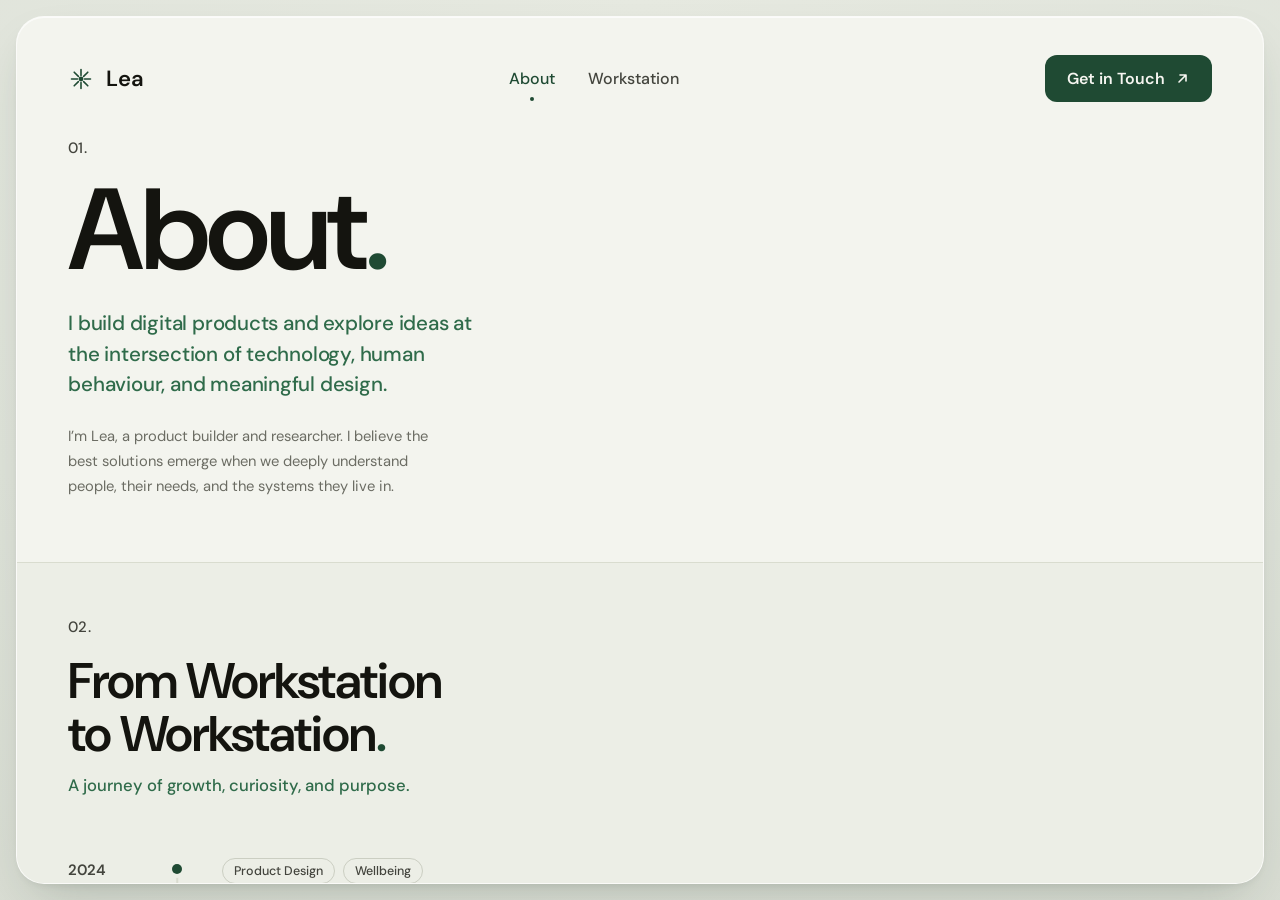
<file: background.html>
<!DOCTYPE html>
<html lang="en">
<head>
  <meta charset="UTF-8" />
  <meta name="viewport" content="width=device-width, initial-scale=1.0" />
  <title>Background — Lea Goerl</title>
  <meta name="description" content="About Lea Goerl — a product builder and researcher working at the intersection of technology, human behaviour and meaningful design." />

  <link rel="preconnect" href="https://fonts.googleapis.com" />
  <link rel="preconnect" href="https://fonts.gstatic.com" crossorigin />
  <link href="https://fonts.googleapis.com/css2?family=DM+Sans:opsz,wght@9..40,400;9..40,500;9..40,600;9..40,700&display=swap" rel="stylesheet" />
  <link rel="stylesheet" href="assets/site.css" />
</head>
<body>
  <div class="frame">
    <div class="inner">

      <!-- NAV -->
      <nav>
        <a class="brand" href="index.html">
          <span class="mark" aria-hidden="true">
            <svg width="26" height="26" viewBox="0 0 26 26" fill="none">
              <g stroke="currentColor" stroke-width="1.6" stroke-linecap="round">
                <path d="M13 3.5v6M13 16.5v6M3.5 13h6M16.5 13h6M6.2 6.2l4.2 4.2M15.6 15.6l4.2 4.2M19.8 6.2l-4.2 4.2M10.4 15.6l-4.2 4.2"/>
              </g>
              <circle cx="13" cy="13" r="2.4" fill="currentColor"/>
            </svg>
          </span>
          <span>Lea</span>
        </a>

        <ul class="nav-links">
          <li><a href="#about" class="active">About</a></li>
          <li><a href="#workstation">Workstation</a></li>
        </ul>

        <button class="cta" type="button" data-contact>
          Get in Touch
          <svg width="15" height="15" viewBox="0 0 15 15" fill="none">
            <path d="M4 11L11 4M11 4H5M11 4v6" stroke="currentColor" stroke-width="1.6" stroke-linecap="round" stroke-linejoin="round"/>
          </svg>
        </button>
      </nav>

      <!-- ===== 01 About ===== -->
      <section class="about" id="about">
        <div class="about-text">
          <p class="sec-num">01.</p>
          <h1 class="page-title">About<em>.</em></h1>
          <p class="about-lead">
            I build digital products and explore ideas at the intersection of
            technology, human behaviour, and meaningful design.
          </p>
          <p class="about-body">
            I&rsquo;m Lea, a product builder and researcher. I believe the best
            solutions emerge when we deeply understand people, their needs, and
            the systems they live in.
          </p>
        </div>

      </section>

      <!-- ===== 02 Workstation ===== -->
      <section class="workstation" id="workstation">
        <p class="sec-num">02.</p>
        <h2 class="sec-title">From Workstation<br />to Workstation<em>.</em></h2>
        <p class="sec-sub">A journey of growth, curiosity, and purpose.</p>

        <div class="timeline">

          <div class="tl-item">
            <div class="tl-year">2024</div>
            <div class="tl-marker"><span class="tl-dot"></span></div>
            <div class="tl-body">
              <div class="tl-tags"><span class="tag">Product Design</span><span class="tag">Wellbeing</span></div>
              <h3 class="tl-title">Seroton &ndash; Haptic Relaxation System</h3>
              <p class="tl-desc">Leading the development of a connected wellbeing system that combines audio, haptics and guided content for deep relaxation and better recovery.</p>
            </div>
          </div>

          <div class="tl-item">
            <div class="tl-year">2024</div>
            <div class="tl-marker"><span class="tl-dot"></span></div>
            <div class="tl-body">
              <div class="tl-tags"><span class="tag">Product Management</span><span class="tag">Logistics</span></div>
              <h3 class="tl-title">ZeKju &ndash; Transport Visibility Platform</h3>
              <p class="tl-desc">Building features that bring real-time transparency to complex logistics networks and help companies collaborate more efficiently.</p>
            </div>
          </div>

          <div class="tl-item">
            <div class="tl-year">2023</div>
            <div class="tl-marker"><span class="tl-dot"></span></div>
            <div class="tl-body">
              <div class="tl-tags"><span class="tag">UX Research</span><span class="tag">Health Tech</span></div>
              <h3 class="tl-title">Sleep &amp; Recovery Insights</h3>
              <p class="tl-desc">Exploring how data and reflection can support healthier routines. Research and prototyping of a mobile experience for sleep tracking and recovery.</p>
            </div>
          </div>

          <div class="tl-item">
            <div class="tl-year">2023</div>
            <div class="tl-marker"><span class="tl-dot"></span></div>
            <div class="tl-body">
              <div class="tl-tags"><span class="tag">Industrial Design</span><span class="tag">Sustainability</span></div>
              <h3 class="tl-title">Sustainable Product Concepts</h3>
              <p class="tl-desc">Concept development for sustainable everyday products with a focus on circularity, materials and user impact.</p>
            </div>
          </div>

          <div class="tl-item">
            <div class="tl-year">2022</div>
            <div class="tl-marker"><span class="tl-dot"></span></div>
            <div class="tl-body">
              <div class="tl-tags"><span class="tag">UX Design</span><span class="tag">Prototyping</span></div>
              <h3 class="tl-title">Mobile App Concepts</h3>
              <p class="tl-desc">Design and prototyping of intuitive mobile experiences with a focus on clarity, accessibility and human-centered design.</p>
            </div>
          </div>

          <div class="tl-item">
            <div class="tl-year">2021</div>
            <div class="tl-marker"><span class="tl-dot"></span></div>
            <div class="tl-body">
              <div class="tl-tags"><span class="tag">Photography</span><span class="tag">Nature</span></div>
              <h3 class="tl-title">Nature Studies</h3>
              <p class="tl-desc">Personal visual studies capturing patterns, textures and rhythms in natural environments.</p>
            </div>
          </div>

        </div>
      </section>

    </div>
  </div>

  <!-- ================= Contact popup ================= -->
  <div class="modal" id="contactModal" hidden>
    <div class="modal-backdrop" data-close></div>
    <div class="modal-card" role="dialog" aria-modal="true" aria-labelledby="contactTitle">
      <button class="modal-close" data-close aria-label="Close">&times;</button>
      <h2 id="contactTitle">Get in touch</h2>
      <p class="modal-sub">I&rsquo;d love to hear from you.</p>
      <ul class="contact-list">
        <li>
          <a href="mailto:hello@example.com">
            <svg width="20" height="20" viewBox="0 0 24 24" fill="none"><rect x="3" y="5" width="18" height="14" rx="2" stroke="currentColor" stroke-width="1.7"/><path d="M4 7l8 6 8-6" stroke="currentColor" stroke-width="1.7" stroke-linecap="round" stroke-linejoin="round"/></svg>
            hello@example.com
          </a>
        </li>
        <li>
          <a href="https://www.linkedin.com/in/your-profile" target="_blank" rel="noopener noreferrer">
            <svg width="20" height="20" viewBox="0 0 24 24" fill="currentColor"><path d="M4.98 3.5a2.5 2.5 0 11-.02 5.001A2.5 2.5 0 014.98 3.5zM3 8.98h4V21H3V8.98zM9 8.98h3.8v1.64h.05c.53-.95 1.83-1.95 3.77-1.95 4.03 0 4.78 2.65 4.78 6.1V21h-4v-5.36c0-1.28-.02-2.93-1.78-2.93-1.78 0-2.05 1.39-2.05 2.83V21H9V8.98z"/></svg>
            LinkedIn
          </a>
        </li>
      </ul>
    </div>
  </div>
  <script src="assets/contact.js"></script>
</body>
</html>
</file>
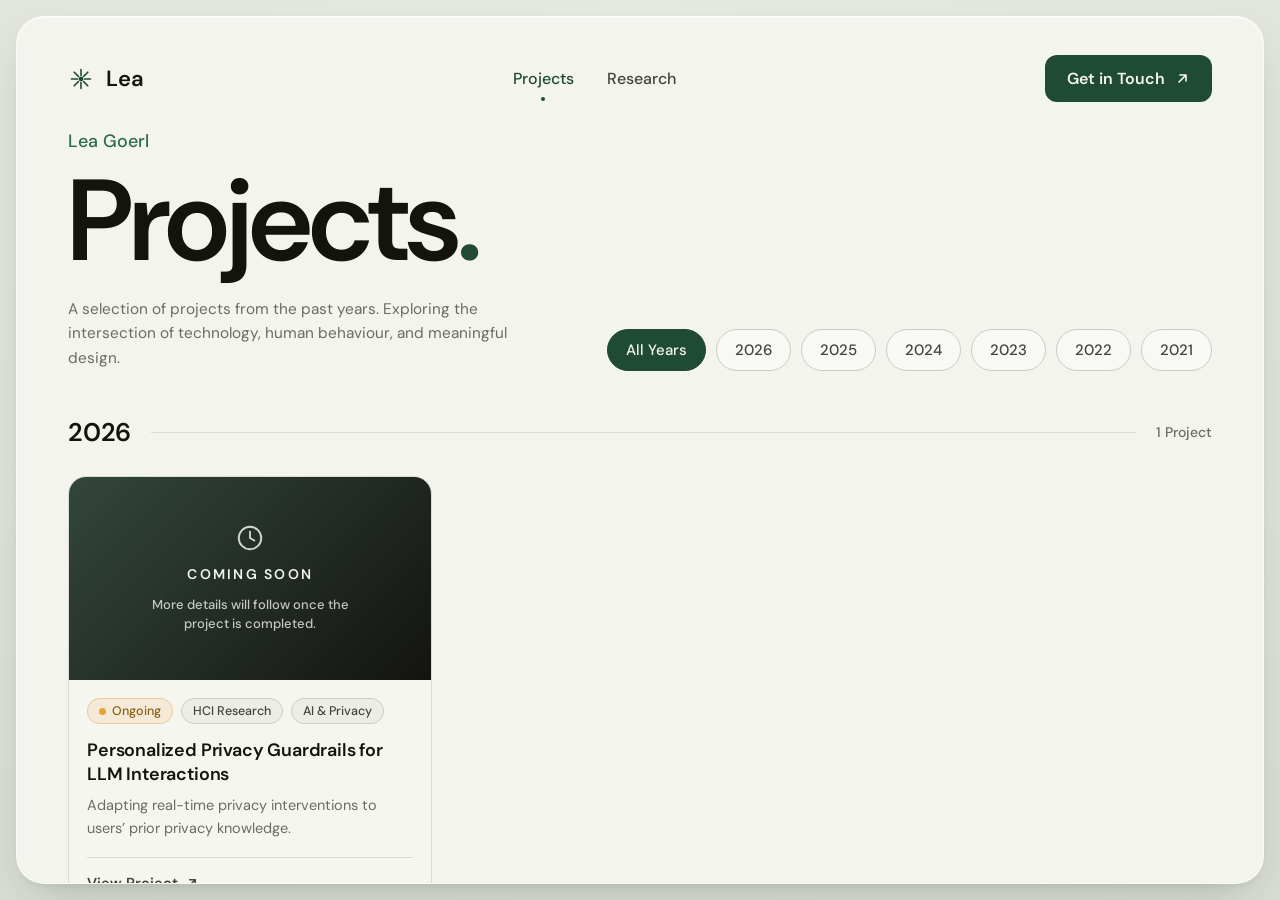
<file: projects.html>
<!DOCTYPE html>
<html lang="en">
<head>
  <meta charset="UTF-8" />
  <meta name="viewport" content="width=device-width, initial-scale=1.0" />
  <title>Projects — Lea Goerl</title>
  <meta name="description" content="A selection of projects exploring the intersection of technology, human behaviour and meaningful design." />

  <link rel="preconnect" href="https://fonts.googleapis.com" />
  <link rel="preconnect" href="https://fonts.gstatic.com" crossorigin />
  <link href="https://fonts.googleapis.com/css2?family=DM+Sans:opsz,wght@9..40,400;9..40,500;9..40,600;9..40,700&display=swap" rel="stylesheet" />
  <link rel="stylesheet" href="assets/site.css" />
</head>
<body>
  <div class="frame">
    <div class="inner">

      <!-- NAV -->
      <nav>
        <a class="brand" href="index.html">
          <span class="mark" aria-hidden="true">
            <svg width="26" height="26" viewBox="0 0 26 26" fill="none">
              <g stroke="currentColor" stroke-width="1.6" stroke-linecap="round">
                <path d="M13 3.5v6M13 16.5v6M3.5 13h6M16.5 13h6M6.2 6.2l4.2 4.2M15.6 15.6l4.2 4.2M19.8 6.2l-4.2 4.2M10.4 15.6l-4.2 4.2"/>
              </g>
              <circle cx="13" cy="13" r="2.4" fill="currentColor"/>
            </svg>
          </span>
          <span>Lea</span>
        </a>

        <ul class="nav-links">
          <!-- <li><a href="background.html">Background</a></li> -->
          <li><a href="projects.html" class="active">Projects</a></li>
          <li><a href="research.html">Research</a></li>
          <!-- <li><a href="updates.html">Updates</a></li> -->
        </ul>

        <button class="cta" type="button" data-contact>
          Get in Touch
          <svg width="15" height="15" viewBox="0 0 15 15" fill="none">
            <path d="M4 11L11 4M11 4H5M11 4v6" stroke="currentColor" stroke-width="1.6" stroke-linecap="round" stroke-linejoin="round"/>
          </svg>
        </button>
      </nav>

      <!-- PROJECTS -->
      <section class="projects">

        <!-- header -->
        <div class="projects-head">
          <div class="head-left">
            <p class="page-eyebrow">Lea Goerl</p>
            <h1 class="page-title">Projects<em>.</em></h1>
            <p class="page-desc">
              A selection of projects from the past years. Exploring the
              intersection of technology, human behaviour, and meaningful design.
            </p>
          </div>

          <div class="year-filter" role="group" aria-label="Filter projects by year">
            <button class="yf-chip active" type="button" data-year="all">All Years</button>
            <button class="yf-chip" type="button" data-year="2026">2026</button>
            <button class="yf-chip" type="button" data-year="2025">2025</button>
            <button class="yf-chip" type="button" data-year="2024">2024</button>
            <button class="yf-chip" type="button" data-year="2023">2023</button>
            <button class="yf-chip" type="button" data-year="2022">2022</button>
            <button class="yf-chip" type="button" data-year="2021">2021</button>
          </div>
        </div>

        <!-- ===== 2026 ===== -->
        <div class="year-section" data-year="2026">
          <div class="year-row">
            <span class="year-label">2026</span>
            <span class="year-line"></span>
            <span class="year-count">1 Project</span>
          </div>
          <div class="cards">

            <article class="card"
              data-summary="Design and development of a personalized privacy intervention system for LLM conversations that detects potentially sensitive information while users are composing prompts and provides adaptive, real-time warnings before disclosure. Implemented as a Chrome Extension (Manifest V3) with a FastAPI backend, the prototype combines NLP-based entity detection using Microsoft Presidio and spaCy with WebSocket-based real-time processing and interaction logging. The research investigates how privacy warnings can be adapted to users&rsquo; prior privacy knowledge, and evaluates their effects on disclosure behavior, acceptance, perceived autonomy, reactance, and compliance in a naturalistic user study."
              data-highlights="Privacy Intervention Design | NLP Entity Detection | Browser Extension | Naturalistic User Study">
              <div class="card-media m-b" aria-hidden="true">
                <!-- BILD folgt nach Fertigstellung: assets/img/privacy-guardrails.jpg -->
                <div class="card-ph">
                  <svg width="30" height="30" viewBox="0 0 24 24" fill="none" stroke="currentColor" stroke-width="1.5" stroke-linecap="round" stroke-linejoin="round">
                    <circle cx="12" cy="12" r="9"/>
                    <path d="M12 7v5l3.5 2"/>
                  </svg>
                  <span class="card-ph-text">Coming soon</span>
                  <span class="card-ph-sub">More details will follow once the project is completed.</span>
                </div>
              </div>
              <div class="card-body">
                <div class="card-tags"><span class="tag is-ongoing">Ongoing</span><span class="tag">HCI Research</span><span class="tag">AI &amp; Privacy</span></div>
                <h3 class="card-title">Personalized Privacy Guardrails for LLM Interactions</h3>
                <p class="card-desc">Adapting real-time privacy interventions to users&rsquo; prior privacy knowledge.</p>
                <div class="card-foot">
                  <a class="view-link" href="#">View Project
                    <svg width="14" height="14" viewBox="0 0 15 15" fill="none"><path d="M4 11L11 4M11 4H5M11 4v6" stroke="currentColor" stroke-width="1.6" stroke-linecap="round" stroke-linejoin="round"/></svg>
                  </a>
                </div>
              </div>
            </article>

          </div>
        </div>

        <!-- ===== 2025 ===== -->
        <div class="year-section" data-year="2025">
          <div class="year-row">
            <span class="year-label">2025</span>
            <span class="year-line"></span>
            <span class="year-count">1 Project</span>
          </div>
          <div class="cards">

            <article class="card"
              data-summary="Many older adults find it difficult to stay connected with their families through digital technology. At the same time, personal stories and memories can easily get lost when there is no simple way to capture them. We wanted to find a way to make sharing these stories easy and intuitive, without requiring technical knowledge.
We developed a physical, voice-based cube that lets users record and share memories with family members. By turning the cube to a specific side, users select the person they want to share a story with, while a button and visual feedback keep the interaction simple. The recorded stories appear in a companion app, where they are organized into a personal timeline.
On the technical side, we built the complete prototype ourselves, combining hardware, a Flutter app, a Firebase backend, and AI processing. The cube uses a Raspberry Pi Zero, gyroscope, microphone, LEDs, and physical controls. Recorded audio is sent to the backend, transcribed with Whisper, and processed with an LLM to extract relevant information for organizing the stories in the app.
Through testing, we learned how important small interaction details were for our target group. We went through two iterations of the cube, simplified the interaction around a physical button, and added photos to make choosing a family member easier and more personal. We also found that older users cared more about having an easy way to share stories, while younger users especially valued having those stories preserved for the future."
              data-highlights="Tangible Interaction | Hardware Prototyping | Flutter &amp; Firebase | AI Processing (Whisper &amp; LLM)">
              <div class="card-media m-e" aria-hidden="true">
                <!-- BILDER (Reihenfolge = Karussell): assets/img/storycube-*.jpg
                     Bild 0 (Illustration) füllt die Karte; die übrigen werden komplett gezeigt (is-contain, Cremehintergrund). -->
                <img src="assets/img/storycube-0.jpg" alt="Story Cube concept illustration with the timeline app" loading="lazy" />
                <img src="assets/img/storycube-1.jpg" alt="Story Cube prototype, microcontroller and app" class="is-contain" loading="lazy" />
                <img src="assets/img/storycube-2.jpg" alt="Story Cube build detail with the companion app" class="is-contain" loading="lazy" />
                <img src="assets/img/storycube-3.jpg" alt="Story Cube components, setup and functionality" class="is-contain" loading="lazy" />
                <img src="assets/img/storycube-4.jpg" alt="Story Cube companion app – timeline and chronicle" class="is-contain" loading="lazy" />
              </div>
              <div class="card-body">
                <div class="card-tags"><span class="tag is-finished">Completed</span><span class="tag">HCI</span><span class="tag">Hardware Prototyping</span></div>
                <h3 class="card-title">Story Cube &ndash; Tangible Interaction for Intergenerational Connection</h3>
                <p class="card-desc">An intuitive physical-digital interface for preserving and sharing family memories.</p>
                <div class="card-foot">
                  <a class="view-link" href="#">View Project
                    <svg width="14" height="14" viewBox="0 0 15 15" fill="none"><path d="M4 11L11 4M11 4H5M11 4v6" stroke="currentColor" stroke-width="1.6" stroke-linecap="round" stroke-linejoin="round"/></svg>
                  </a>
                </div>
              </div>
            </article>

          </div>
        </div>

        <!-- ===== 2024 ===== -->
        <div class="year-section" data-year="2024">
          <div class="year-row">
            <span class="year-label">2024</span>
            <span class="year-line"></span>
            <span class="year-count">3 Projects</span>
          </div>
          <div class="cards">

            <article class="card"
              data-summary="What could everyday cycling look like in Munich in 2035? We imagined a future shaped by climate change, growing bicycle traffic, and changing urban infrastructure, and asked how cycling could remain safe, comfortable, and accessible for very different types of people. Interviews with everyday cyclists and someone working in the cycling industry showed that extreme temperatures and the trade-off between protection and comfort were particularly important concerns.
We used these insights to explore several concepts before narrowing them down based on their expected user impact and feasibility. This process led to Mert, a smart cycling jacket built around climate adaptation, impact protection, accessible interaction, and customization. The concept combines heating and cooling, a protective material designed to harden on impact, automatic wear detection, and a magnetic temperature control that can be positioned differently depending on the user's needs.
Rather than building a fully functional technical product, we focused on the physical design and interaction. We moved from sketches to several physical prototypes using an existing jacket, magnetic components, tactile controls, and interchangeable screen mock-ups. Feedback led us to reduce the number of digital interactions, replace the on/off button with automatic wear detection, introduce movable magnetic controls, and eventually remove the planned navigation feature because users saw little added value compared with existing solutions.
The project showed us how much a product can improve by removing ideas rather than continuously adding new ones. Features that seemed useful during ideation did not always survive feedback and prototyping, while accessibility and simplicity became more important as the concept evolved. We also considered the product beyond its initial use: modular, replaceable controls were designed to make repairs easier, adapt the jacket to different users, and extend its lifetime rather than requiring the entire product to be replaced."
              data-highlights="Human-Centered Product Design | UX Research | Physical Prototyping | Focused on the design process for physical prototyping with an emphasis on circular design, rather than building a fully functional prototype">
              <div class="card-media" aria-hidden="true">
                <!-- BILDER + VIDEO (Reihenfolge = Karussell): assets/img/mert-*
                     Bild 0 (Illustration) füllt die Karte; Collage & Foto werden komplett gezeigt (is-contain). -->
                <img src="assets/img/mert-0.jpg" alt="Mert cycling jacket illustration" loading="lazy" />
                <img src="assets/img/mert-1.jpg" alt="Mert design and prototyping process with the team" class="is-contain" loading="lazy" />
                <video src="assets/img/mert.mp4" poster="assets/img/mert-poster.jpg" controls preload="none" playsinline></video>
              </div>
              <div class="card-body">
                <div class="card-tags"><span class="tag is-finished">Completed</span><span class="tag">Product Design</span><span class="tag">UX Research</span></div>
                <h3 class="card-title">Mert an me &ndash; together on the road</h3>
                <p class="card-desc">The jacket that warms, cools and protects you. Radln 2035.</p>
                <div class="card-foot">
                  <a class="view-link" href="#">View Project
                    <svg width="14" height="14" viewBox="0 0 15 15" fill="none"><path d="M4 11L11 4M11 4H5M11 4v6" stroke="currentColor" stroke-width="1.6" stroke-linecap="round" stroke-linejoin="round"/></svg>
                  </a>
                </div>
              </div>
            </article>

            <article class="card"
              data-summary="Music is often used to shape the mood of photos and videos, but finding the right soundtrack usually means searching through existing songs or describing the desired mood in words. We wanted to explore whether the emotions already visible in an image or video could become the input for generating a fitting piece of music instead.
We developed MoodMuse, a tool that turns emotions detected in photos or videos into personalized music. Instead of starting with a text prompt, the system recognizes facial expressions and maps emotions such as happiness, sadness, surprise, or anger to musical characteristics including melody, rhythm, tempo, harmony, and dynamics. Users can also choose a genre and instrument, combining the detected emotional progression with their own musical preferences.
Technically, we built a multi-stage pipeline combining computer vision, algorithmic composition, and generative AI. Facial emotions are detected using FER2013-based emotion recognition with MTCNN and mini-Xception. We then translate the detected emotions into musical parameters and generate melodies in Python using MIDIUtil. MusicGen takes these melodies as conditioning input and adds genre, instrumentation, accompaniment, and dynamics to produce the final soundtrack.
Building and testing the pipeline showed us where generative music models were still unpredictable. Short or overly long melodies could reduce output quality, and adding more detailed prompts did not necessarily improve the result. We found that concise prompts and carefully chosen melody lengths worked better. We also learned that we had started with too broad a scope and that focusing earlier on the core interaction would have made development more effective."
              data-highlights="AI Development | Affective Computing | Computer Vision">
              <div class="card-media m-b" aria-hidden="true">
                <!-- BILD folgt: assets/img/moodmuse.jpg -->
                <div class="card-ph">
                  <svg width="30" height="30" viewBox="0 0 24 24" fill="none" stroke="currentColor" stroke-width="1.5" stroke-linecap="round" stroke-linejoin="round">
                    <rect x="3" y="4" width="18" height="16" rx="2.5"/>
                    <circle cx="8.5" cy="9.5" r="1.6"/>
                    <path d="M21 15l-5-4.5L5 20"/>
                  </svg>
                  <span class="card-ph-text">Images coming soon</span>
                </div>
              </div>
              <div class="card-body">
                <div class="card-tags"><span class="tag is-finished">Completed</span><span class="tag">AI Development</span><span class="tag">Computer Vision</span></div>
                <h3 class="card-title">MoodMuse &ndash; Turning Emotions into Music</h3>
                <p class="card-desc">Making music with affective computing and empathic artificial intelligence.</p>
                <div class="card-foot">
                  <a class="view-link" href="#">View Project
                    <svg width="14" height="14" viewBox="0 0 15 15" fill="none"><path d="M4 11L11 4M11 4H5M11 4v6" stroke="currentColor" stroke-width="1.6" stroke-linecap="round" stroke-linejoin="round"/></svg>
                  </a>
                </div>
              </div>
            </article>

            <article class="card"
              data-summary="Searching for missing persons can require large teams, especially in difficult-to-access or extensive areas. Volunteer rescue teams often step in early, but professional drone systems require trained operators and can be expensive. We wanted to explore whether a smaller, autonomous drone could support volunteers in locating missing people faster and provide an initial indication of their mobility once found.
We developed Life Scout as a prototype that combines autonomous search with computer-vision-based mobility assessment. The drone follows a grid-based search pattern while transmitting video to a dashboard. Once a person is detected, the idea is to use their body position and movement to give rescue teams an early indication of the situation before they reach the person. The interface brings together drone control, the live video stream, detected body position, and an activity score.
Technically, we connected drone control, video streaming, pose detection, and a custom GUI through several parallel processes. Google MediaPipe Pose extracts 33 body landmarks from individual frames, which we used as the basis for detecting body position and estimating movement. We developed our own evaluation logic that combines detection and movement points into an activity score. A central engineering challenge was running autonomous flight and computer-vision analysis at the same time without blocking the drone controls.
The project also showed us the limitations of our initial technical approach. Frame differencing was too sensitive to movement from the drone itself, while feature detection worked better but still depended on flight direction. Parallelizing flight control, video processing, and pose evaluation turned out to be the main technical bottleneck, and we were only able to complete parts of the intended system within the project timeframe. This made the trade-off between an ambitious system concept and a technically reliable core prototype very tangible."
              data-highlights="Software Engineering | Computer Vision | Drone Control | UI Development">
              <div class="card-media m-c" aria-hidden="true">
                <!-- BILD: assets/img/lifescout-0.jpg -->
                <img src="assets/img/lifescout-0.jpg" alt="Life Scout drone and pose-detection concept" loading="lazy" />
              </div>
              <div class="card-body">
                <div class="card-tags"><span class="tag is-finished">Completed</span><span class="tag">Computer Vision</span><span class="tag">Drone Control</span></div>
                <h3 class="card-title">Life Scout &ndash; Autonomous Rescue Drone</h3>
                <p class="card-desc">Computer vision and autonomous flight for missing-person search and mobility assessment.</p>
                <div class="card-foot">
                  <a class="view-link" href="#">View Project
                    <svg width="14" height="14" viewBox="0 0 15 15" fill="none"><path d="M4 11L11 4M11 4H5M11 4v6" stroke="currentColor" stroke-width="1.6" stroke-linecap="round" stroke-linejoin="round"/></svg>
                  </a>
                </div>
              </div>
            </article>

          </div>
        </div>

        <!-- ===== 2023 ===== -->
        <div class="year-section" data-year="2023">
          <div class="year-row">
            <span class="year-label">2023</span>
            <span class="year-line"></span>
            <span class="year-count">2 Projects</span>
          </div>
          <div class="cards">

            <article class="card"
              data-summary="Emotional data is usually captured and displayed through apps, charts, or explicit labels. We wanted to explore a more private and physical way of reflecting on emotions: one that could become part of the home without openly revealing what the underlying data means to anyone else.
We designed Mentalynx as an interactive artwork that changes with its owner's emotional state. Users select how they feel through a discreet dial underneath the frame. Instead of displaying the mood directly, the input is translated into an abstract composition of colored cubes. The visualization remains understandable to its owner while appearing simply as an evolving piece of art to others.
Technically, we built the installation using Arduino-based hardware, custom programming, servo motors, and 3D-printed components. Each cube can rotate independently to reveal different colored sides. An algorithm maps the selected mood to a dominant color and determines how the individual cubes rotate, creating a different physical composition with each input.
Building the physical prototype also came with practical challenges. The combination of 3D-printed parts, rotating cubes, and Arduino-controlled hardware made mechanical stability and reliable movement harder than expected. Getting the physical components to work consistently showed us how different prototyping becomes once software has to interact with real hardware. At the same time, the project made us think differently about personal data: information does not always need to become more explicit to become useful. By keeping the visualization abstract, Mentalynx allowed users to reflect on emotions without turning them into another metric or openly exposing them to others."
              data-highlights="Hardware Prototyping | Tangible Interface | Data Physicalisation">
              <div class="card-media m-f" aria-hidden="true">
                <!-- BILDER (Reihenfolge = Karussell): assets/img/mentalynx-*.jpg
                     Bild 0 füllt die Karte (cover); die übrigen werden komplett gezeigt (is-contain, Cremehintergrund).
                     Bild 4 (Zahnrad) fehlt noch – Original neu ablegen, dann hier vor mentalynx-5 einfügen. -->
                <img src="assets/img/mentalynx-0.jpg" alt="Mentalynx installation illustration" loading="lazy" />
                <img src="assets/img/mentalynx-1.jpg" alt="Mentalynx installation in a frame" class="is-contain" loading="lazy" />
                <img src="assets/img/mentalynx-2.jpg" alt="Mentalynx concept sketch" class="is-contain" loading="lazy" />
                <img src="assets/img/mentalynx-3.jpg" alt="Mentalynx wiring on the back" class="is-contain" loading="lazy" />
                <img src="assets/img/mentalynx-5.jpg" alt="Mentalynx build in the workshop" class="is-contain" loading="lazy" />
              </div>
              <div class="card-body">
                <div class="card-tags"><span class="tag is-finished">Completed</span><span class="tag">Hardware Prototyping</span><span class="tag">Data Physicalisation</span></div>
                <h3 class="card-title">Turning Emotions into Physical Art</h3>
                <p class="card-desc">Sketching with hardware &ndash; data physicalisation for mental health.</p>
                <div class="card-foot">
                  <a class="view-link" href="#">View Project
                    <svg width="14" height="14" viewBox="0 0 15 15" fill="none"><path d="M4 11L11 4M11 4H5M11 4v6" stroke="currentColor" stroke-width="1.6" stroke-linecap="round" stroke-linejoin="round"/></svg>
                  </a>
                </div>
              </div>
            </article>

            <article class="card"
              data-summary="Public infrastructure is usually designed and controlled by cities, leaving little room for citizens to shape the spaces around them. We wanted to explore what would happen if smart city infrastructure became more interactive: could public lighting create more personal and social spaces while also encouraging more conscious energy use?
We developed UrbanPulse, a speculative smart city app that lets individuals and groups find and reserve smart streetlights and customize the atmosphere around them. Users can adjust light color and brightness, connect music, invite friends to bookings, and send light signals to each other. A consumption dashboard makes the energy used through bookings visible, while lights could be dimmed or switched off when they are not needed.
We followed a user-centered design process, starting with benchmarking existing lighting applications and mapping their user flows before developing personas and an empathy map. After exploring several concepts, we turned UrbanPulse into a high-fidelity interactive prototype. We designed the complete experience around a custom city map and created our own illustrations, interactions, and animations, including gesture-based light controls and visual feedback for bookings and availability.
Throughout the design process, feedback made us question several parts of the original concept. Charging users for access to public lighting conflicted with our goal of creating inclusive public spaces, while location sharing, emergency features, and control over public infrastructure introduced privacy and safety concerns. We also moved the SOS function directly to the main screen after realizing that an emergency feature should never require navigating through several screens. These discussions showed us that designing for public infrastructure means balancing personalization with accessibility, safety, sustainability, and the needs of everyone sharing the space."
              data-highlights="UX Research | Interactive Prototyping | Speculative Design | Smart City &amp; Sustainability">
              <div class="card-media m-d" aria-hidden="true">
                <!-- BILDER (Reihenfolge = Karussell): assets/img/urbanpulse-*.jpg
                     Bild 0 (Illustration) füllt die Karte; die App-Screens werden komplett gezeigt (is-contain, Cremehintergrund). -->
                <img src="assets/img/urbanpulse-0.jpg" alt="UrbanPulse concept illustration" loading="lazy" />
                <img src="assets/img/urbanpulse-1.jpg" alt="UrbanPulse app – map, booking and reservation" class="is-contain" loading="lazy" />
                <img src="assets/img/urbanpulse-2.jpg" alt="UrbanPulse app – light personalization and music sync" class="is-contain" loading="lazy" />
                <img src="assets/img/urbanpulse-3.jpg" alt="UrbanPulse app – reservation history and consumption" class="is-contain" loading="lazy" />
                <img src="assets/img/urbanpulse-4.jpg" alt="UrbanPulse app – SOS emergency and search" class="is-contain" loading="lazy" />
              </div>
              <div class="card-body">
                <div class="card-tags"><span class="tag is-finished">Completed</span><span class="tag">App Design</span><span class="tag">Smart City</span></div>
                <h3 class="card-title">UrbanPulse &ndash; Rethinking Public Space Through Light</h3>
                <p class="card-desc">Your unique atmosphere in public places.</p>
                <div class="card-foot">
                  <a class="view-link" href="#">View Project
                    <svg width="14" height="14" viewBox="0 0 15 15" fill="none"><path d="M4 11L11 4M11 4H5M11 4v6" stroke="currentColor" stroke-width="1.6" stroke-linecap="round" stroke-linejoin="round"/></svg>
                  </a>
                </div>
              </div>
            </article>

          </div>
        </div>

        <!-- ===== 2022 ===== -->
        <div class="year-section" data-year="2022">
          <div class="year-row">
            <span class="year-label">2022</span>
            <span class="year-line"></span>
            <span class="year-count">1 Project</span>
          </div>
          <div class="cards">

            <article class="card"
              data-summary="Control Your Freedom is an asymmetric two-player VR game set in a dystopian future where brain interfaces have become part of everyday life. One player enters the virtual world and attempts to complete a series of tasks, while the second player takes the role of the hacked brain interface with one objective: prevent them from succeeding. Both players experience the same world from fundamentally different perspectives, creating a competition between autonomy and external control. The first player navigates the VR environment using a Google Cardboard headset, smartphone and Bluetooth controller. The brain-interface player can only see and hear what the first player perceives, but can actively manipulate their senses and perception &ndash; for example by restricting their field of view and interfering with how they experience the environment. Built with Unity3D and Blender, the project uses asymmetric interaction to explore a larger question: How much control do we retain when technology can influence the way we perceive our world?"
              data-highlights="VR Development | Interaction Design | Game Design">
              <div class="card-media m-e" aria-hidden="true">
                <!-- BILD folgt: assets/img/control-freedom.jpg -->
                <div class="card-ph">
                  <svg width="30" height="30" viewBox="0 0 24 24" fill="none" stroke="currentColor" stroke-width="1.5" stroke-linecap="round" stroke-linejoin="round">
                    <rect x="3" y="4" width="18" height="16" rx="2.5"/>
                    <circle cx="8.5" cy="9.5" r="1.6"/>
                    <path d="M21 15l-5-4.5L5 20"/>
                  </svg>
                  <span class="card-ph-text">Images coming soon</span>
                </div>
              </div>
              <div class="card-body">
                <div class="card-tags"><span class="tag is-finished">Completed</span><span class="tag">VR Development</span><span class="tag">Game Design</span></div>
                <h3 class="card-title">Control Your Freedom &ndash; Who is really in control?</h3>
                <p class="card-desc">A two-player VR game exploring control, perception and human autonomy.</p>
                <div class="card-foot">
                  <a class="view-link" href="#">View Project
                    <svg width="14" height="14" viewBox="0 0 15 15" fill="none"><path d="M4 11L11 4M11 4H5M11 4v6" stroke="currentColor" stroke-width="1.6" stroke-linecap="round" stroke-linejoin="round"/></svg>
                  </a>
                </div>
              </div>
            </article>

          </div>
        </div>

        <!-- ===== 2021 ===== -->
        <div class="year-section" data-year="2021">
          <div class="year-row">
            <span class="year-label">2021</span>
            <span class="year-line"></span>
            <span class="year-count">1 Project</span>
          </div>
          <div class="cards">

            <article class="card" id="mystress"
              data-summary="myStress investigates how technostress can be detected through technical usage behavior. The project combines research with the design and development of an app that draws on how people interact with their devices to surface early indicators of stress.
More information coming soon..."
              data-highlights="Research | App Development | Technostress Detection">
              <div class="card-media m-d" aria-hidden="true">
                <!-- BILD folgt: assets/img/mystress.jpg -->
                <div class="card-ph">
                  <svg width="30" height="30" viewBox="0 0 24 24" fill="none" stroke="currentColor" stroke-width="1.5" stroke-linecap="round" stroke-linejoin="round">
                    <rect x="3" y="4" width="18" height="16" rx="2.5"/>
                    <circle cx="8.5" cy="9.5" r="1.6"/>
                    <path d="M21 15l-5-4.5L5 20"/>
                  </svg>
                  <span class="card-ph-text">Images coming soon</span>
                </div>
              </div>
              <div class="card-body">
                <div class="card-tags"><span class="tag is-finished">Completed</span><span class="tag">Research</span><span class="tag">App Development</span></div>
                <h3 class="card-title">myStress</h3>
                <p class="card-desc">Detecting technostress via technical usage behavior.</p>
                <div class="card-foot">
                  <a class="view-link" href="#">View Project
                    <svg width="14" height="14" viewBox="0 0 15 15" fill="none"><path d="M4 11L11 4M11 4H5M11 4v6" stroke="currentColor" stroke-width="1.6" stroke-linecap="round" stroke-linejoin="round"/></svg>
                  </a>
                </div>
              </div>
            </article>

          </div>
        </div>

      </section>

    </div>
  </div>

  <!-- ================= Project detail overlay ================= -->
  <div class="modal project-modal" id="projectModal" hidden>
    <div class="modal-backdrop" data-close></div>
    <div class="modal-card" role="dialog" aria-modal="true" aria-labelledby="pmTitle">
      <button class="modal-close" data-close aria-label="Close">&times;</button>
      <div class="pm-media" aria-hidden="true"></div>
      <div class="pm-body">
        <div class="pm-tags"></div>
        <h2 class="pm-title" id="pmTitle"></h2>
        <dl class="pm-meta"></dl>
        <div class="pm-desc"></div>
        <ul class="pm-highlights"></ul>
        <a class="pm-link" href="#" target="_blank" rel="noopener noreferrer" hidden>
          Visit Project
          <svg width="15" height="15" viewBox="0 0 15 15" fill="none"><path d="M4 11L11 4M11 4H5M11 4v6" stroke="currentColor" stroke-width="1.6" stroke-linecap="round" stroke-linejoin="round"/></svg>
        </a>

        <div class="pm-pdf" hidden>
          <div class="pm-pdf-bar">
            <span class="pm-pdf-label">Presentation</span>
            <a class="pm-pdf-open" href="#" target="_blank" rel="noopener noreferrer">
              Open full screen to zoom
              <svg width="13" height="13" viewBox="0 0 15 15" fill="none"><path d="M4 11L11 4M11 4H5M11 4v6" stroke="currentColor" stroke-width="1.7" stroke-linecap="round" stroke-linejoin="round"/></svg>
            </a>
          </div>
          <iframe class="pm-pdf-frame" title="Project presentation (PDF)" loading="lazy"></iframe>
        </div>
      </div>
    </div>
  </div>

  <!-- ================= Contact popup ================= -->
  <div class="modal" id="contactModal" hidden>
    <div class="modal-backdrop" data-close></div>
    <div class="modal-card" role="dialog" aria-modal="true" aria-labelledby="contactTitle">
      <button class="modal-close" data-close aria-label="Close">&times;</button>
      <h2 id="contactTitle">Get in touch</h2>
      <p class="modal-sub">I&rsquo;d love to hear from you.</p>
      <ul class="contact-list">
        <li>
          <a href="mailto:hello@example.com">
            <svg width="20" height="20" viewBox="0 0 24 24" fill="none"><rect x="3" y="5" width="18" height="14" rx="2" stroke="currentColor" stroke-width="1.7"/><path d="M4 7l8 6 8-6" stroke="currentColor" stroke-width="1.7" stroke-linecap="round" stroke-linejoin="round"/></svg>
            hello@example.com
          </a>
        </li>
        <li>
          <a href="https://www.linkedin.com/in/your-profile" target="_blank" rel="noopener noreferrer">
            <svg width="20" height="20" viewBox="0 0 24 24" fill="currentColor"><path d="M4.98 3.5a2.5 2.5 0 11-.02 5.001A2.5 2.5 0 014.98 3.5zM3 8.98h4V21H3V8.98zM9 8.98h3.8v1.64h.05c.53-.95 1.83-1.95 3.77-1.95 4.03 0 4.78 2.65 4.78 6.1V21h-4v-5.36c0-1.28-.02-2.93-1.78-2.93-1.78 0-2.05 1.39-2.05 2.83V21H9V8.98z"/></svg>
            LinkedIn
          </a>
        </li>
      </ul>
    </div>
  </div>
  <script src="assets/contact.js"></script>

  <!-- ================= Year filter ================= -->
  <script>
  (function () {
    const chips = document.querySelectorAll('.yf-chip');
    const sections = document.querySelectorAll('.year-section');
    chips.forEach(function (chip) {
      chip.addEventListener('click', function () {
        const year = chip.dataset.year;
        chips.forEach(function (c) { c.classList.toggle('active', c === chip); });
        sections.forEach(function (sec) {
          sec.hidden = !(year === 'all' || sec.dataset.year === year);
        });
      });
    });
  })();
  </script>

  <!-- ================= Project detail overlay ================= -->
  <script>
  (function () {
    const modal = document.getElementById('projectModal');
    if (!modal) return;

    const elMedia = modal.querySelector('.pm-media');
    const elTags  = modal.querySelector('.pm-tags');
    const elTitle = modal.querySelector('.pm-title');
    const elMeta  = modal.querySelector('.pm-meta');
    const elDesc  = modal.querySelector('.pm-desc');
    const elHigh  = modal.querySelector('.pm-highlights');
    const elLink  = modal.querySelector('.pm-link');
    const elPdf   = modal.querySelector('.pm-pdf');
    const elPdfFrame = modal.querySelector('.pm-pdf-frame');
    const elPdfOpen  = modal.querySelector('.pm-pdf-open');
    const card    = modal.closest('.modal-card');

    function onKey(e) { if (e.key === 'Escape') close(); }

    // Turn a media block that holds >1 slide (image or video) into a
    // click-through carousel. Runs on every card at load and on the detail
    // view each time it opens.
    function initCarousel(container) {
      if (!container || container.dataset.carousel) return;
      const slides = Array.prototype.slice.call(container.querySelectorAll('img, video'));
      if (slides.length < 2) return;            // single slide → nothing to do
      container.dataset.carousel = '1';
      container.classList.add('has-carousel');

      const track = document.createElement('div');
      track.className = 'carousel-track';
      slides.forEach(function (el) {
        track.appendChild(el);
        // a video should play in place, not bubble up and open the project modal
        if (el.tagName === 'VIDEO') {
          el.addEventListener('click', function (e) { e.stopPropagation(); });
        }
      });
      container.insertBefore(track, container.firstChild);

      const hidden = container.getAttribute('aria-hidden') === 'true';
      const prev = document.createElement('button');
      prev.type = 'button'; prev.className = 'carousel-btn prev';
      prev.setAttribute('aria-label', 'Previous slide'); prev.textContent = '‹';
      const next = document.createElement('button');
      next.type = 'button'; next.className = 'carousel-btn next';
      next.setAttribute('aria-label', 'Next slide'); next.textContent = '›';
      const count = document.createElement('div');
      count.className = 'carousel-count';
      if (hidden) { prev.tabIndex = -1; next.tabIndex = -1; }

      container.appendChild(prev);
      container.appendChild(next);
      container.appendChild(count);

      const n = slides.length;
      let idx = 0;
      function render() {
        track.style.transform = 'translateX(' + (-idx * 100) + '%)';
        count.textContent = (idx + 1) + ' / ' + n;
      }
      function go(delta, e) {
        if (e) { e.stopPropagation(); e.preventDefault(); }
        // pause the slide we are leaving if it is a playing video
        const leaving = slides[idx];
        if (leaving && leaving.tagName === 'VIDEO' && !leaving.paused) leaving.pause();
        idx = (idx + delta + n) % n;
        render();
      }
      prev.addEventListener('click', function (e) { go(-1, e); });
      next.addEventListener('click', function (e) { go(1, e); });
      render();
    }

    function addMeta(label, value) {
      if (!value) return;
      const wrap = document.createElement('div');
      const dt = document.createElement('dt'); dt.textContent = label;
      const dd = document.createElement('dd'); dd.textContent = value;
      wrap.appendChild(dt); wrap.appendChild(dd);
      elMeta.appendChild(wrap);
    }

    function open(cardEl) {
      const d = cardEl.dataset;

      // media gradient — mirror the card's media class
      const media = cardEl.querySelector('.card-media');
      const variant = media ? media.className.replace('card-media', '').replace('m-', 'm-').match(/m-[a-z]/) : null;
      elMedia.className = 'pm-media' + (variant ? ' ' + variant[0] : '');
      // rebuild from the card's raw slides (images + video, or the "coming
      // soon" placeholder), then re-run the carousel so the detail view gets
      // fresh arrows at index 0
      delete elMedia.dataset.carousel;
      const mediaSlides = media ? media.querySelectorAll('img, video') : [];
      if (mediaSlides.length) {
        elMedia.innerHTML = '';
        Array.prototype.forEach.call(mediaSlides, function (el) {
          const c = el.cloneNode(true);   // carries src, poster, class, controls…
          c.removeAttribute('style');
          if (c.tagName === 'VIDEO') { c.pause && c.pause(); c.currentTime = 0; }
          elMedia.appendChild(c);
        });
      } else {
        const ph = media ? media.querySelector('.card-ph') : null;
        elMedia.innerHTML = ph ? ph.outerHTML : '';
      }
      initCarousel(elMedia);

      // tags — reuse the card's tag markup
      const tags = cardEl.querySelector('.card-tags');
      elTags.innerHTML = tags ? tags.innerHTML : '';

      // title
      const title = cardEl.querySelector('.card-title');
      elTitle.innerHTML = title ? title.innerHTML : '';

      // meta — year from the parent section, plus optional data fields
      elMeta.innerHTML = '';
      const section = cardEl.closest('.year-section');
      addMeta('Year', d.year || (section ? section.dataset.year : ''));
      addMeta('Role', d.role);
      addMeta('Timeframe', d.timeframe);

      // description — richer data-summary if present, else the card blurb.
      // Split on newlines so multi-paragraph summaries render as paragraphs.
      const desc = cardEl.querySelector('.card-desc');
      const summaryText = d.summary || (desc ? desc.textContent : '');
      elDesc.innerHTML = '';
      summaryText.split('\n').map(function (s) { return s.trim(); })
        .filter(Boolean).forEach(function (para) {
          const p = document.createElement('p');
          p.textContent = para;
          elDesc.appendChild(p);
        });

      // highlights — pipe-separated list in data-highlights
      elHigh.innerHTML = '';
      if (d.highlights) {
        d.highlights.split('|').forEach(function (h) {
          const t = h.trim();
          if (!t) return;
          const li = document.createElement('li');
          li.textContent = t;
          elHigh.appendChild(li);
        });
      }

      // external link
      if (d.link) { elLink.href = d.link; elLink.hidden = false; }
      else { elLink.hidden = true; }

      // embedded PDF (shown below the text, zoomable via the viewer / full screen)
      if (d.pdf) {
        elPdfFrame.src = d.pdf + '#view=FitH';
        elPdfOpen.href = d.pdf;
        elPdf.hidden = false;
      } else {
        elPdf.hidden = true;
        elPdfFrame.removeAttribute('src');
      }

      modal.hidden = false;
      if (card) card.scrollTop = 0;
      document.addEventListener('keydown', onKey);
    }

    function close() {
      modal.hidden = true;
      // stop any video that is still playing in the detail view
      elMedia.querySelectorAll('video').forEach(function (v) { v.pause(); });
      // unload the PDF so it stops using resources while the modal is closed
      if (elPdfFrame) elPdfFrame.removeAttribute('src');
      document.removeEventListener('keydown', onKey);
    }

    // build carousels for any card that ships more than one image
    document.querySelectorAll('.card-media').forEach(initCarousel);

    document.querySelectorAll('.card').forEach(function (cardEl) {
      cardEl.addEventListener('click', function () { open(cardEl); });
    });
    // stop the inner "View Project" link from jumping to "#": let it open too
    document.querySelectorAll('.view-link').forEach(function (link) {
      link.addEventListener('click', function (e) { e.preventDefault(); });
    });
    modal.querySelectorAll('[data-close]').forEach(function (el) {
      el.addEventListener('click', close);
    });

    // open a project straight from a link like projects.html#mystress
    function openFromHash() {
      const id = (location.hash || '').replace('#', '');
      if (!id) return;
      const target = document.getElementById(id);
      if (target && target.classList.contains('card')) {
        // make sure the card isn't hidden by an active year filter
        const section = target.closest('.year-section');
        if (section && section.hidden) {
          document.querySelectorAll('.yf-chip').forEach(function (c) {
            c.classList.toggle('active', c.dataset.year === 'all');
          });
          document.querySelectorAll('.year-section').forEach(function (s) { s.hidden = false; });
        }
        open(target);
        target.scrollIntoView({ block: 'center' });
      }
    }
    openFromHash();
    window.addEventListener('hashchange', openFromHash);
  })();
  </script>
</body>
</html>
</file>
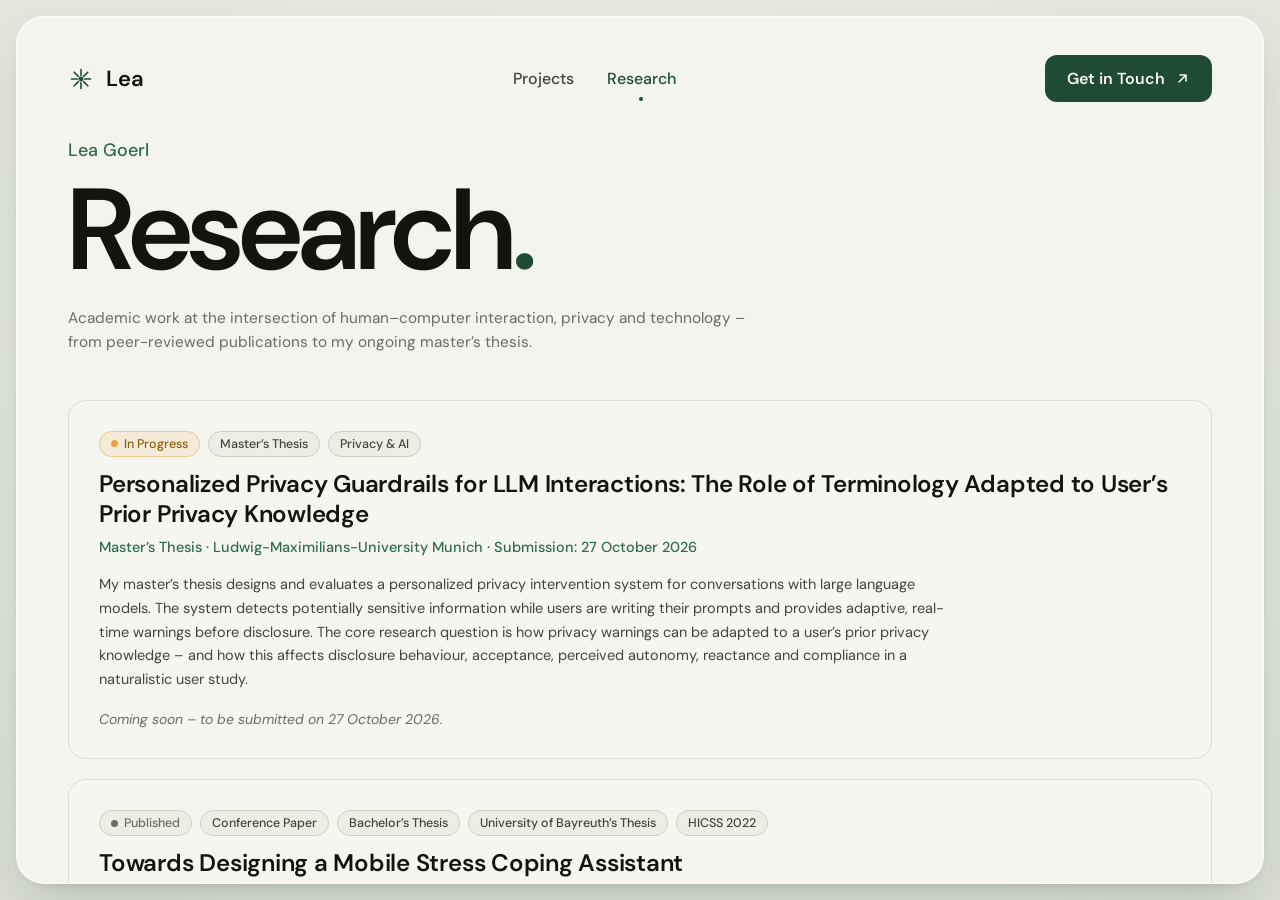
<file: research.html>
<!DOCTYPE html>
<html lang="en">
<head>
  <meta charset="UTF-8" />
  <meta name="viewport" content="width=device-width, initial-scale=1.0" />
  <title>Research — Lea Goerl</title>
  <meta name="description" content="Research — Lea Goerl." />

  <link rel="preconnect" href="https://fonts.googleapis.com" />
  <link rel="preconnect" href="https://fonts.gstatic.com" crossorigin />
  <link href="https://fonts.googleapis.com/css2?family=DM+Sans:opsz,wght@9..40,400;9..40,500;9..40,600;9..40,700&display=swap" rel="stylesheet" />
  <link rel="stylesheet" href="assets/site.css" />
</head>
<body>
  <div class="frame">
    <div class="inner">

      <!-- NAV -->
      <nav>
        <a class="brand" href="index.html">
          <span class="mark" aria-hidden="true">
            <svg width="26" height="26" viewBox="0 0 26 26" fill="none">
              <g stroke="currentColor" stroke-width="1.6" stroke-linecap="round">
                <path d="M13 3.5v6M13 16.5v6M3.5 13h6M16.5 13h6M6.2 6.2l4.2 4.2M15.6 15.6l4.2 4.2M19.8 6.2l-4.2 4.2M10.4 15.6l-4.2 4.2"/>
              </g>
              <circle cx="13" cy="13" r="2.4" fill="currentColor"/>
            </svg>
          </span>
          <span>Lea</span>
        </a>

        <ul class="nav-links">
          <!-- <li><a href="background.html">Background</a></li> -->
          <li><a href="projects.html">Projects</a></li>
          <li><a href="research.html" class="active">Research</a></li>
          <!-- <li><a href="updates.html">Updates</a></li> -->
        </ul>

        <button class="cta" type="button" data-contact>
          Get in Touch
          <svg width="15" height="15" viewBox="0 0 15 15" fill="none">
            <path d="M4 11L11 4M11 4H5M11 4v6" stroke="currentColor" stroke-width="1.6" stroke-linecap="round" stroke-linejoin="round"/>
          </svg>
        </button>
      </nav>

      <!-- PAGE -->
      <section class="page research">
        <p class="page-eyebrow">Lea Goerl</p>
        <h1 class="page-title">Research<em>.</em></h1>
        <p class="research-intro">
          Academic work at the intersection of human&ndash;computer interaction,
          privacy and technology &ndash; from peer-reviewed publications to my
          ongoing master&rsquo;s thesis.
        </p>

        <div class="research-list">

          <!-- ===== Master's thesis (placeholder) ===== -->
          <article class="research-item">
            <div class="card-tags">
              <span class="tag is-ongoing">In Progress</span>
              <span class="tag">Master&rsquo;s Thesis</span>
              <span class="tag">Privacy &amp; AI</span>
            </div>
            <h2 class="ri-title">Personalized Privacy Guardrails for LLM Interactions: The Role of Terminology Adapted to User&rsquo;s Prior Privacy Knowledge</h2>
            <p class="ri-meta">Master&rsquo;s Thesis &middot; Ludwig-Maximilians-University Munich &middot; Submission: 27 October 2026</p>
            <p class="ri-desc">
              My master&rsquo;s thesis designs and evaluates a personalized privacy
              intervention system for conversations with large language models. The
              system detects potentially sensitive information while users are writing
              their prompts and provides adaptive, real-time warnings before
              disclosure. The core research question is how privacy warnings can be
              adapted to a user&rsquo;s prior privacy knowledge &ndash; and how this
              affects disclosure behaviour, acceptance, perceived autonomy, reactance
              and compliance in a naturalistic user study.
            </p>
            <div class="ri-links">
              <span class="ri-note">Coming soon &ndash; to be submitted on 27 October 2026.</span>
            </div>
          </article>

          <!-- ===== Published paper (from Bachelor thesis) ===== -->
          <article class="research-item">
            <div class="card-tags">
              <span class="tag is-finished">Published</span>
              <span class="tag">Conference Paper</span>
              <span class="tag">Bachelor&rsquo;s Thesis</span>
              <span class="tag">University of Bayreuth&rsquo;s Thesis</span>
              <span class="tag">HICSS 2022</span>
            </div>
            <h2 class="ri-title">Towards Designing a Mobile Stress Coping Assistant</h2>
            <p class="ri-meta">Marco Schmidt, Michelle Berger, Lea Görl, Stefanie Lahmer, Henner Gimpel &middot; Proceedings of the 55th Hawaii International Conference on System Sciences (HICSS), 2022</p>
            <p class="ri-desc">
              A peer-reviewed publication that emerged from my bachelor&rsquo;s thesis
              (the <a class="ri-inline-link" href="projects.html#mystress">myStress project</a>).
              Building on existing research and mobile apps for
              stress coping, the paper proposes the design of a mobile coping assistant
              that uses multimodal sensor data to help individuals detect and cope with
              stress.
            </p>
            <p class="ri-desc">
              This work builds directly on my bachelor&rsquo;s thesis, <em>&ldquo;Towards
              Designing and Evaluating a Mobile App for Providing Individualized Coping
              Assistance Against Stress&rdquo;</em>.
            </p>
            <div class="ri-links">
              <a class="ri-link" href="https://www.fim-rc.de/Paperbibliothek/Veroeffentlicht/1350/wi-1350.pdf" target="_blank" rel="noopener noreferrer">
                Read paper (PDF)
                <svg width="14" height="14" viewBox="0 0 15 15" fill="none"><path d="M4 11L11 4M11 4H5M11 4v6" stroke="currentColor" stroke-width="1.6" stroke-linecap="round" stroke-linejoin="round"/></svg>
              </a>
              <a class="ri-link" href="https://hdl.handle.net/10125/79805" target="_blank" rel="noopener noreferrer">
                HICSS proceedings
                <svg width="14" height="14" viewBox="0 0 15 15" fill="none"><path d="M4 11L11 4M11 4H5M11 4v6" stroke="currentColor" stroke-width="1.6" stroke-linecap="round" stroke-linejoin="round"/></svg>
              </a>
            </div>
          </article>

          <!-- ===== Seminar paper (Ausarbeitung im Anhang) ===== -->
          <article class="research-item">
            <div class="card-tags">
              <span class="tag is-finished">Seminar Paper</span>
              <span class="tag">Ethics &amp; AI</span>
              <span class="tag">Digital Design</span>
            </div>
            <h2 class="ri-title">Give me your undivided Attention! &ndash; Balancing Persuasion and Ethics in Digital Design</h2>
            <p class="ri-meta">Seminar &ldquo;Ethics of Artificial Intelligence&rdquo; &middot; LMU Munich, 2024</p>
            <p class="ri-desc">
              A seminar paper on the ethics of persuasive digital design. It examines
              the attention economy and persuasive as well as AI-driven design
              techniques, and explores where persuasion crosses the line into
              manipulation. Drawing on value-sensitive design and existing guidelines,
              it discusses how digital products can stay engaging while respecting
              users&rsquo; autonomy and freedom of choice.
            </p>
            <div class="ri-links">
              <!-- PDF: die Datei nach assets/docs/Seminarpaper_LeaGoerl.pdf kopieren -->
              <a class="ri-link" href="assets/docs/Seminarpaper_LeaGoerl.pdf" target="_blank" rel="noopener noreferrer">
                Read paper (PDF)
                <svg width="14" height="14" viewBox="0 0 15 15" fill="none"><path d="M4 11L11 4M11 4H5M11 4v6" stroke="currentColor" stroke-width="1.6" stroke-linecap="round" stroke-linejoin="round"/></svg>
              </a>
            </div>
          </article>

        </div>
      </section>

    </div>
  </div>

  <!-- ================= Contact popup ================= -->
  <div class="modal" id="contactModal" hidden>
    <div class="modal-backdrop" data-close></div>
    <div class="modal-card" role="dialog" aria-modal="true" aria-labelledby="contactTitle">
      <button class="modal-close" data-close aria-label="Close">&times;</button>
      <h2 id="contactTitle">Get in touch</h2>
      <p class="modal-sub">I&rsquo;d love to hear from you.</p>
      <ul class="contact-list">
        <li>
          <a href="mailto:hello@example.com">
            <svg width="20" height="20" viewBox="0 0 24 24" fill="none"><rect x="3" y="5" width="18" height="14" rx="2" stroke="currentColor" stroke-width="1.7"/><path d="M4 7l8 6 8-6" stroke="currentColor" stroke-width="1.7" stroke-linecap="round" stroke-linejoin="round"/></svg>
            hello@example.com
          </a>
        </li>
        <li>
          <a href="https://www.linkedin.com/in/your-profile" target="_blank" rel="noopener noreferrer">
            <svg width="20" height="20" viewBox="0 0 24 24" fill="currentColor"><path d="M4.98 3.5a2.5 2.5 0 11-.02 5.001A2.5 2.5 0 014.98 3.5zM3 8.98h4V21H3V8.98zM9 8.98h3.8v1.64h.05c.53-.95 1.83-1.95 3.77-1.95 4.03 0 4.78 2.65 4.78 6.1V21h-4v-5.36c0-1.28-.02-2.93-1.78-2.93-1.78 0-2.05 1.39-2.05 2.83V21H9V8.98z"/></svg>
            LinkedIn
          </a>
        </li>
      </ul>
    </div>
  </div>
  <script src="assets/contact.js"></script>
</body>
</html>
</file>
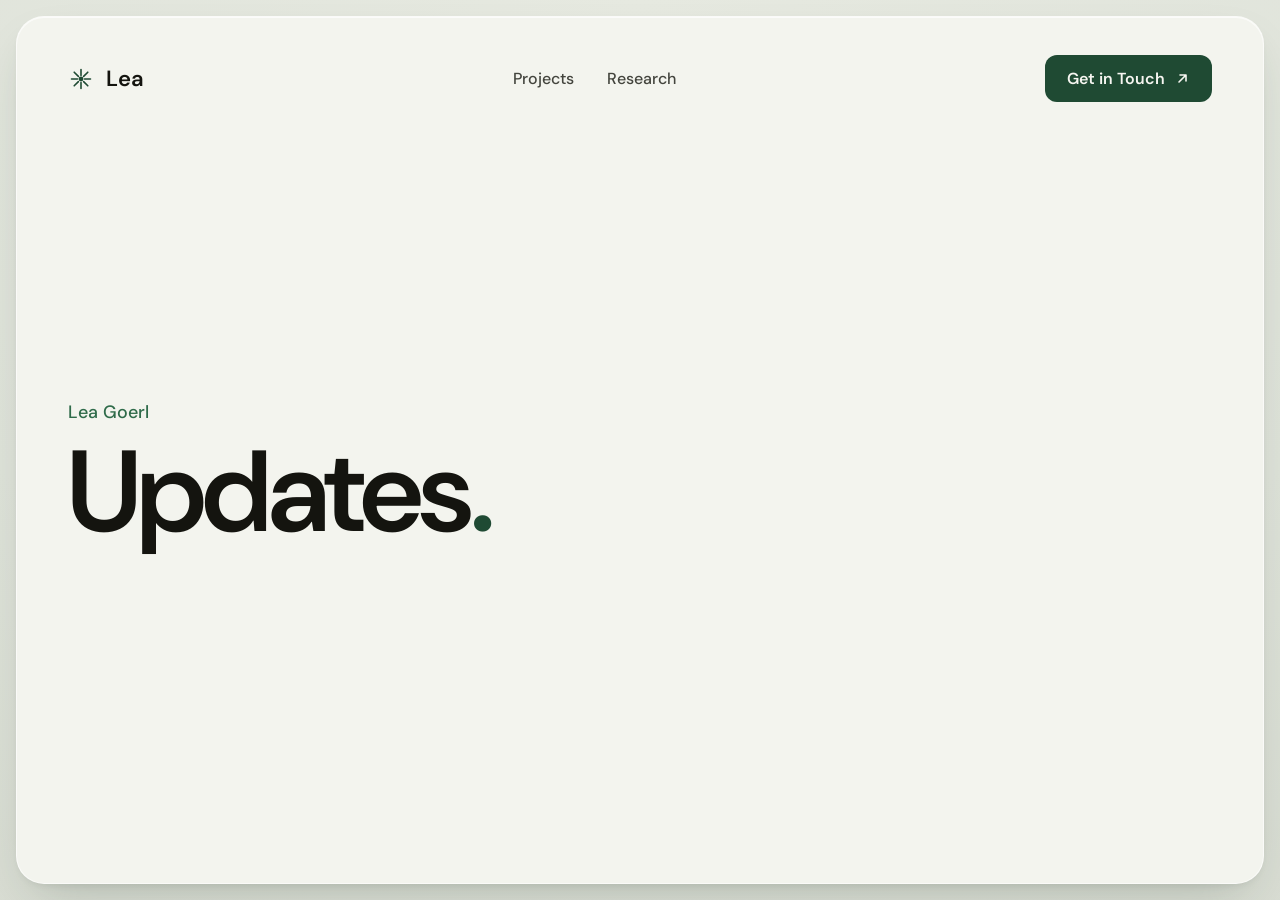
<file: updates.html>
<!DOCTYPE html>
<html lang="en">
<head>
  <meta charset="UTF-8" />
  <meta name="viewport" content="width=device-width, initial-scale=1.0" />
  <title>Updates — Lea Goerl</title>
  <meta name="description" content="Updates — Lea Goerl." />

  <link rel="preconnect" href="https://fonts.googleapis.com" />
  <link rel="preconnect" href="https://fonts.gstatic.com" crossorigin />
  <link href="https://fonts.googleapis.com/css2?family=DM+Sans:opsz,wght@9..40,400;9..40,500;9..40,600;9..40,700&display=swap" rel="stylesheet" />
  <link rel="stylesheet" href="assets/site.css" />
</head>
<body>
  <div class="frame">
    <div class="inner">

      <!-- NAV -->
      <nav>
        <a class="brand" href="index.html">
          <span class="mark" aria-hidden="true">
            <svg width="26" height="26" viewBox="0 0 26 26" fill="none">
              <g stroke="currentColor" stroke-width="1.6" stroke-linecap="round">
                <path d="M13 3.5v6M13 16.5v6M3.5 13h6M16.5 13h6M6.2 6.2l4.2 4.2M15.6 15.6l4.2 4.2M19.8 6.2l-4.2 4.2M10.4 15.6l-4.2 4.2"/>
              </g>
              <circle cx="13" cy="13" r="2.4" fill="currentColor"/>
            </svg>
          </span>
          <span>Lea</span>
        </a>

        <ul class="nav-links">
          <!-- <li><a href="background.html">Background</a></li> -->
          <li><a href="projects.html">Projects</a></li>
          <li><a href="research.html">Research</a></li>
          <!-- <li><a href="updates.html" class="active">Updates</a></li> -->
        </ul>

        <button class="cta" type="button" data-contact>
          Get in Touch
          <svg width="15" height="15" viewBox="0 0 15 15" fill="none">
            <path d="M4 11L11 4M11 4H5M11 4v6" stroke="currentColor" stroke-width="1.6" stroke-linecap="round" stroke-linejoin="round"/>
          </svg>
        </button>
      </nav>

      <!-- PAGE -->
      <section class="page">
        <p class="page-eyebrow">Lea Goerl</p>
        <h1 class="page-title">Updates<em>.</em></h1>
      </section>

    </div>
  </div>

  <!-- ================= Contact popup ================= -->
  <div class="modal" id="contactModal" hidden>
    <div class="modal-backdrop" data-close></div>
    <div class="modal-card" role="dialog" aria-modal="true" aria-labelledby="contactTitle">
      <button class="modal-close" data-close aria-label="Close">&times;</button>
      <h2 id="contactTitle">Get in touch</h2>
      <p class="modal-sub">I&rsquo;d love to hear from you.</p>
      <ul class="contact-list">
        <li>
          <a href="mailto:hello@example.com">
            <svg width="20" height="20" viewBox="0 0 24 24" fill="none"><rect x="3" y="5" width="18" height="14" rx="2" stroke="currentColor" stroke-width="1.7"/><path d="M4 7l8 6 8-6" stroke="currentColor" stroke-width="1.7" stroke-linecap="round" stroke-linejoin="round"/></svg>
            hello@example.com
          </a>
        </li>
        <li>
          <a href="https://www.linkedin.com/in/your-profile" target="_blank" rel="noopener noreferrer">
            <svg width="20" height="20" viewBox="0 0 24 24" fill="currentColor"><path d="M4.98 3.5a2.5 2.5 0 11-.02 5.001A2.5 2.5 0 014.98 3.5zM3 8.98h4V21H3V8.98zM9 8.98h3.8v1.64h.05c.53-.95 1.83-1.95 3.77-1.95 4.03 0 4.78 2.65 4.78 6.1V21h-4v-5.36c0-1.28-.02-2.93-1.78-2.93-1.78 0-2.05 1.39-2.05 2.83V21H9V8.98z"/></svg>
            LinkedIn
          </a>
        </li>
      </ul>
    </div>
  </div>
  <script src="assets/contact.js"></script>
</body>
</html>
</file>
<file: assets/site.css>
/* ============================================================
   Shared styles for the sub-pages (About, Work, Projects, …).
   Same green/cream theme and frame as the main page, no animation.
   ============================================================ */
:root {
  --green:        #1f4a33;
  --green-soft:   #2f6b4a;
  --ink:          #14140f;
  --ink-2:        #43443d;
  --muted:        #6b6c63;
  --panel:        #f3f4ee;
  --panel-2:      #eceee6;
  --line:         #d9dccf;
  --outer:        #dfe3da;
  --cream:        #f6f6f1;
  --chip-line:    #cbcec2;
  --amber:        #e8a33d;   /* glow accent from the hero animation */
  --amber-ink:    #8a5e13;   /* readable amber for text */
}

* { box-sizing: border-box; margin: 0; padding: 0; }

html, body {
  height: 100%;
  background:
    radial-gradient(120% 120% at 50% 0%, #e6e9e0 0%, var(--outer) 60%, #d7dbd1 100%);
  color: var(--ink);
  font-family: "DM Sans", system-ui, -apple-system, sans-serif;
  -webkit-font-smoothing: antialiased;
  text-rendering: optimizeLegibility;
}

/* ---------- adaptive frame ---------- */
.frame {
  position: fixed;
  inset: 16px;
  background: var(--panel);
  border: 1px solid rgba(255, 255, 255, .6);
  border-radius: 28px;
  box-shadow:
    0 1px 0 rgba(255, 255, 255, .7) inset,
    0 20px 50px -20px rgba(30, 50, 35, .28),
    0 4px 14px -8px rgba(30, 50, 35, .18);
  overflow: auto;
  display: flex;
  flex-direction: column;
  -webkit-overflow-scrolling: touch;
}
.inner {
  flex: 1;
  display: flex;
  flex-direction: column;
  padding: clamp(20px, 3vw, 44px) clamp(22px, 4vw, 64px);
  min-height: 0;
}

/* ---------- nav ---------- */
nav {
  display: flex;
  align-items: center;
  justify-content: space-between;
  gap: 24px;
}
.brand {
  display: flex;
  align-items: center;
  gap: 12px;
  font-weight: 600;
  font-size: 22px;
  letter-spacing: -.01em;
  color: var(--ink);
  text-decoration: none;
}
.brand .mark { color: var(--green); display: grid; place-items: center; }
.brand .mark svg { display: block; }

.nav-links {
  display: flex;
  gap: clamp(20px, 2.6vw, 44px);
  list-style: none;
}
.nav-links a {
  position: relative;
  text-decoration: none;
  color: var(--ink-2);
  font-size: 16px;
  font-weight: 500;
  padding: 4px 0;
  transition: color .2s ease;
}
.nav-links a:hover { color: var(--green); }
.nav-links a.active { color: var(--green); }
.nav-links a.active::after {
  content: "";
  position: absolute;
  left: 50%;
  bottom: -8px;
  width: 4px; height: 4px;
  border-radius: 50%;
  background: var(--green);
  transform: translateX(-50%);
}

.cta {
  display: inline-flex;
  align-items: center;
  gap: 10px;
  background: var(--green);
  color: var(--cream);
  text-decoration: none;
  font-weight: 600;
  font-size: 16px;
  padding: 13px 22px;
  border-radius: 12px;
  transition: transform .2s ease, background .2s ease;
  white-space: nowrap;
  cursor: pointer;
  border: none;
  font-family: inherit;
}
.cta:hover { background: #163a28; transform: translateY(-1px); }
.cta svg { display: block; }

/* ---------- page heading (empty placeholder page) ---------- */
.page {
  flex: 1;
  display: flex;
  flex-direction: column;
  justify-content: center;
  padding: clamp(24px, 6vh, 80px) 0;
  min-height: 0;
}
.page-eyebrow {
  color: var(--green-soft);
  font-size: clamp(15px, 1.4vw, 18px);
  font-weight: 500;
  margin-bottom: 14px;
}
.page-title {
  font-size: clamp(52px, 9vw, 120px);
  line-height: .95;
  letter-spacing: -.03em;
  font-weight: 600;
  color: var(--ink);
}
.page-title em { font-style: normal; color: var(--green); }

/* ============================================================
   Projects page
   ============================================================ */
.projects {
  padding: clamp(20px, 3vh, 40px) 0 clamp(24px, 4vh, 48px);
}

/* header: title + description on the left, year filter on the right */
.projects-head {
  display: flex;
  align-items: flex-end;
  justify-content: space-between;
  gap: clamp(24px, 4vw, 56px);
  flex-wrap: wrap;
  margin-bottom: clamp(32px, 5vh, 64px);
}
.projects-head .head-left { max-width: 40em; }
.page-desc {
  margin-top: 20px;
  font-size: clamp(15px, 1.2vw, 18px);
  line-height: 1.6;
  color: var(--muted);
  max-width: 30em;
}

/* year filter */
.year-filter {
  display: flex;
  flex-wrap: wrap;
  gap: 10px;
}
.yf-chip {
  border: 1px solid var(--chip-line);
  background: rgba(255, 255, 255, .35);
  color: var(--ink-2);
  font: inherit;
  font-size: 15px;
  font-weight: 500;
  padding: 10px 18px;
  border-radius: 999px;
  cursor: pointer;
  transition: border-color .2s ease, color .2s ease, background .2s ease;
}
.yf-chip:hover { border-color: var(--green); color: var(--green); }
.yf-chip.active {
  background: var(--green);
  border-color: var(--green);
  color: var(--cream);
}

/* one year block */
.year-section { margin-bottom: clamp(36px, 6vh, 72px); }
.year-row {
  display: flex;
  align-items: center;
  gap: 20px;
  margin-bottom: clamp(20px, 3vh, 32px);
}
.year-label {
  font-size: clamp(20px, 2vw, 26px);
  font-weight: 600;
  letter-spacing: -.01em;
  color: var(--ink);
}
.year-line {
  flex: 1;
  height: 1px;
  background: var(--line);
}
.year-count {
  font-size: 14px;
  font-weight: 500;
  color: var(--muted);
  white-space: nowrap;
}

/* card grid — fixed columns so a single-project year keeps the same card
   size as a year with several projects; cards simply flow left to right */
.cards {
  display: grid;
  grid-template-columns: repeat(3, minmax(0, 1fr));
  gap: clamp(18px, 2vw, 26px);
  align-items: stretch;
}
@media (max-width: 1024px) {
  .cards { grid-template-columns: repeat(2, minmax(0, 1fr)); }
}
@media (max-width: 620px) {
  .cards { grid-template-columns: minmax(0, 1fr); }
}
.card {
  display: flex;
  flex-direction: column;
  background: var(--cream);
  border: 1px solid var(--line);
  border-radius: 18px;
  overflow: hidden;
  transition: transform .22s ease, box-shadow .22s ease, border-color .22s ease;
}
.card:hover {
  transform: translateY(-4px);
  border-color: rgba(232, 163, 61, .38);
  box-shadow:
    0 18px 40px -22px rgba(30, 50, 35, .35),
    0 8px 26px -16px rgba(232, 163, 61, .45);
}

/* placeholder media block */
.card-media {
  position: relative;
  aspect-ratio: 16 / 9;
  background: linear-gradient(135deg, #cdd8cf, #9fb6a6);
}
.card-media::after {
  content: "";
  position: absolute;
  inset: 0;
  background: no-repeat center / 34px 34px
    url("data:image/svg+xml,%3Csvg xmlns='http://www.w3.org/2000/svg' width='34' height='34' viewBox='0 0 24 24' fill='none' stroke='%23ffffff' stroke-width='1.4' stroke-linecap='round' stroke-linejoin='round'%3E%3Crect x='3' y='3' width='18' height='18' rx='3'/%3E%3Ccircle cx='8.5' cy='8.5' r='1.6'/%3E%3Cpath d='M21 15l-5-5L5 21'/%3E%3C/svg%3E");
  opacity: .45;
}
.card-media.m-b { background: linear-gradient(135deg, #33463c, #14140f); }
.card-media.m-c { background: linear-gradient(135deg, #dfeadd, #bcd2c4); }
.card-media.m-d { background: linear-gradient(135deg, #eceee6, #d3d7ca); }
.card-media.m-e { background: linear-gradient(135deg, #e7dccb, #cbb79c); }
.card-media.m-f { background: linear-gradient(135deg, #c6d4bb, #8fae82); }

/* real image sits on top of the gradient; gradient shows if the file is missing */
.card-media img {
  position: absolute;
  inset: 0;
  width: 100%;
  height: 100%;
  object-fit: cover;
  display: block;
}
.card-media:has(img)::after { display: none; }

/* "coming soon" placeholder for projects still in progress */
.card-ph {
  position: absolute;
  inset: 0;
  z-index: 1;
  display: flex;
  flex-direction: column;
  align-items: center;
  justify-content: center;
  gap: 12px;
  padding: 20px;
  text-align: center;
}
.card-media:has(.card-ph)::after { display: none; }
.card-ph svg { opacity: .85; }
.card-ph .card-ph-text {
  font-size: 14px;
  font-weight: 600;
  letter-spacing: .16em;
  text-transform: uppercase;
}
.card-ph .card-ph-sub {
  font-size: 13px;
  font-weight: 500;
  line-height: 1.5;
  max-width: 26ch;
  opacity: .78;
}
/* light text on dark gradients, dark text on light ones */
.card-media.m-b .card-ph,
.pm-media.m-b .card-ph { color: #f3f4ee; }
.card-media.m-c .card-ph, .pm-media.m-c .card-ph,
.card-media.m-d .card-ph, .pm-media.m-d .card-ph,
.card-media.m-e .card-ph, .pm-media.m-e .card-ph,
.card-media.m-f .card-ph, .pm-media.m-f .card-ph { color: var(--ink); }

/* ---------- image carousel (cards + detail view) ---------- */
/* activated automatically whenever a media block holds more than one image */
.has-carousel::after { display: none !important; }
.carousel-track {
  position: absolute;
  inset: 0;
  display: flex;
  height: 100%;
  transition: transform .4s cubic-bezier(.4, 0, .2, 1);
}
.card-media .carousel-track img,
.pm-media .carousel-track img {
  position: static;
  flex: 0 0 100%;
  width: 100%;
  height: 100%;
  object-fit: cover;
  display: block;
}
/* a slide shown in full (uncropped), letterboxed on the card's own colour so it blends in */
.card-media .carousel-track img.is-contain,
.pm-media .carousel-track img.is-contain {
  object-fit: contain;
  background: var(--cream);
}
/* video slide (16:9): fills the frame like a cover image */
.card-media .carousel-track video,
.pm-media .carousel-track video {
  position: static;
  flex: 0 0 100%;
  width: 100%;
  height: 100%;
  object-fit: cover;
  display: block;
  background: #000;
}
.carousel-btn {
  position: absolute;
  top: 50%;
  transform: translateY(-50%);
  z-index: 2;
  width: 34px;
  height: 34px;
  display: grid;
  place-items: center;
  padding: 0;
  border: none;
  border-radius: 50%;
  cursor: pointer;
  background: rgba(20, 20, 15, .42);
  color: #fff;
  font-size: 20px;
  line-height: 1;
  opacity: 0;
  -webkit-backdrop-filter: blur(4px);
  backdrop-filter: blur(4px);
  transition: background .2s ease, opacity .2s ease;
}
.carousel-btn.prev { left: 10px; }
.carousel-btn.next { right: 10px; }
.carousel-btn:hover { background: rgba(20, 20, 15, .72); }
/* on the card the arrows fade in on hover; in the detail view they stay visible */
.card-media:hover .carousel-btn,
.card-media:focus-within .carousel-btn,
.pm-media .carousel-btn { opacity: 1; }
.carousel-count {
  position: absolute;
  bottom: 10px;
  right: 12px;
  z-index: 2;
  font-size: 12px;
  font-weight: 600;
  color: #fff;
  background: rgba(20, 20, 15, .42);
  padding: 3px 9px;
  border-radius: 999px;
  -webkit-backdrop-filter: blur(4px);
  backdrop-filter: blur(4px);
}
@media (hover: none) {
  .card-media .carousel-btn { opacity: 1; }  /* touch devices: always show */
}

.card-body {
  display: flex;
  flex-direction: column;
  flex: 1;
  padding: clamp(16px, 1.4vw, 20px);
}
.card-tags {
  display: flex;
  flex-wrap: wrap;
  gap: 8px;
  margin-bottom: 14px;
}
.tag {
  font-size: 12.5px;
  font-weight: 500;
  color: var(--ink-2);
  background: var(--panel-2);
  border: 1px solid var(--chip-line);
  padding: 4px 11px;
  border-radius: 999px;
}
/* status tag with a coloured dot */
.tag.is-ongoing,
.tag.is-finished {
  display: inline-flex;
  align-items: center;
  gap: 6px;
}
.tag.is-ongoing::before,
.tag.is-finished::before {
  content: "";
  width: 7px;
  height: 7px;
  border-radius: 50%;
  background: currentColor;
}
.tag.is-ongoing {
  color: var(--amber-ink);
  background: rgba(232, 163, 61, .14);
  border-color: rgba(232, 163, 61, .42);
}
.tag.is-ongoing::before { background: var(--amber); }
.tag.is-finished { color: var(--muted); }
.card-title {
  font-size: clamp(17px, 1.4vw, 19px);
  font-weight: 600;
  letter-spacing: -.01em;
  color: var(--ink);
  margin-bottom: 8px;
}
.card-desc {
  font-size: 14.5px;
  line-height: 1.55;
  color: var(--muted);
  margin-bottom: 18px;
}
.card-foot {
  margin-top: auto;
  padding-top: 14px;
  border-top: 1px solid var(--line);
}
.view-link {
  display: inline-flex;
  align-items: center;
  gap: 7px;
  text-decoration: none;
  font-size: 14.5px;
  font-weight: 600;
  color: var(--ink-2);
  transition: color .2s ease;
}
.view-link:hover { color: var(--green); }
.view-link svg { display: block; }

/* filtered-out year block */
.year-section[hidden] { display: none; }

/* responsive */
@media (max-width: 620px) {
  .cards { grid-template-columns: 1fr; }
  .projects-head { align-items: flex-start; }
}

/* ============================================================
   Background page  (01 About  +  02 Workstation timeline)
   ============================================================ */
.sec-num {
  font-size: 15px;
  font-weight: 500;
  color: var(--ink-2);
  letter-spacing: .02em;
  margin-bottom: 18px;
}

/* --- 01 About --- */
.about {
  padding: clamp(24px, 4vh, 56px) 0 clamp(40px, 7vh, 88px);
}
.about-lead {
  margin-top: 22px;
  font-size: clamp(17px, 1.6vw, 22px);
  line-height: 1.5;
  font-weight: 500;
  color: var(--green-soft);
  max-width: 20em;
  letter-spacing: -.01em;
}
.about-body {
  margin-top: 24px;
  font-size: clamp(14.5px, 1.15vw, 16.5px);
  line-height: 1.7;
  color: var(--muted);
  max-width: 26em;
}
.text-link {
  display: inline-flex;
  align-items: center;
  gap: 8px;
  margin-top: 28px;
  text-decoration: none;
  font-size: 15.5px;
  font-weight: 600;
  color: var(--green);
  transition: gap .2s ease, color .2s ease;
}
.text-link:hover { gap: 12px; color: var(--green-soft); }
.text-link svg { display: block; }

/* --- 02 Workstation timeline (full-bleed tinted band) --- */
.workstation {
  margin: 0 calc(-1 * clamp(22px, 4vw, 64px));
  padding: clamp(36px, 6vh, 72px) clamp(22px, 4vw, 64px) clamp(40px, 7vh, 80px);
  background: var(--panel-2);
  border-top: 1px solid var(--line);
}
.sec-title {
  font-size: clamp(30px, 4.6vw, 50px);
  line-height: 1.05;
  letter-spacing: -.02em;
  font-weight: 600;
  color: var(--ink);
  margin-bottom: 14px;
}
.sec-title em { font-style: normal; color: var(--green); }
.sec-sub {
  font-size: clamp(15px, 1.3vw, 18px);
  font-weight: 500;
  color: var(--green-soft);
  margin-bottom: clamp(28px, 4vh, 48px);
}

.timeline { position: relative; }
.tl-item {
  display: grid;
  grid-template-columns: 64px 26px minmax(0, 1fr) auto;
  grid-template-areas: "year marker body view";
  column-gap: clamp(18px, 2.5vw, 40px);
  align-items: start;
  padding: clamp(18px, 2.4vw, 26px) 0;
}
.tl-year {
  grid-area: year;
  font-size: 15px;
  font-weight: 600;
  color: var(--ink-2);
  padding-top: 2px;
}
.tl-marker { grid-area: marker; position: relative; align-self: stretch; }
.tl-marker::before {
  content: "";
  position: absolute;
  left: 50%;
  transform: translateX(-50%);
  top: 0; bottom: 0;
  width: 1.5px;
  background: var(--line);
}
.tl-item:first-child .tl-marker::before { top: 11px; }
.tl-item:last-child  .tl-marker::before { bottom: calc(100% - 11px); }
.tl-dot {
  position: relative;
  z-index: 1;
  display: block;
  width: 10px; height: 10px;
  margin: 6px auto 0;
  border-radius: 50%;
  background: var(--green);
  box-shadow: 0 0 0 4px var(--panel-2);
}
.tl-body { grid-area: body; }
.tl-tags { display: flex; flex-wrap: wrap; gap: 8px; margin-bottom: 12px; }
.tl-title {
  font-size: clamp(17px, 1.5vw, 20px);
  font-weight: 600;
  color: var(--ink);
  letter-spacing: -.01em;
  margin-bottom: 8px;
}
.tl-desc {
  font-size: 14.5px;
  line-height: 1.6;
  color: var(--muted);
  max-width: 44em;
}
.tl-view { grid-area: view; align-self: center; justify-self: end; white-space: nowrap; }

/* responsive */
@media (max-width: 640px) {
  .tl-item {
    grid-template-columns: 24px 1fr;
    grid-template-areas:
      "marker year"
      "marker body"
      "marker view";
    column-gap: 18px;
  }
  .tl-year { padding-top: 0; margin-bottom: 6px; font-size: 13px; color: var(--muted); }
  .tl-view { justify-self: start; align-self: start; margin-top: 14px; }
}

/* ---------- contact modal ---------- */
.modal[hidden] { display: none; }
.modal {
  position: fixed;
  inset: 0;
  z-index: 100;
  display: grid;
  place-items: center;
  padding: 20px;
}
.modal-backdrop {
  position: absolute;
  inset: 0;
  background: rgba(20, 20, 15, .45);
  -webkit-backdrop-filter: blur(2px);
  backdrop-filter: blur(2px);
}
.modal-card {
  position: relative;
  z-index: 1;
  width: 100%;
  max-width: 400px;
  background: var(--panel);
  border: 1px solid var(--line);
  border-radius: 20px;
  padding: clamp(28px, 4vw, 40px);
  box-shadow: 0 30px 60px -20px rgba(30, 50, 35, .4);
}
.modal-close {
  position: absolute;
  top: 12px;
  right: 16px;
  background: none;
  border: none;
  font-size: 26px;
  line-height: 1;
  color: var(--muted);
  cursor: pointer;
}
.modal-close:hover { color: var(--ink); }
.modal-card h2 {
  font-size: 26px;
  font-weight: 600;
  letter-spacing: -.02em;
  color: var(--ink);
  margin-bottom: 6px;
}
.modal-sub { color: var(--muted); font-size: 15px; margin-bottom: 22px; }
.contact-list { list-style: none; display: flex; flex-direction: column; gap: 12px; }
.contact-list a {
  display: flex;
  align-items: center;
  gap: 14px;
  text-decoration: none;
  color: var(--ink-2);
  font-size: 16px;
  font-weight: 500;
  padding: 14px 16px;
  border: 1px solid var(--line);
  border-radius: 12px;
  background: var(--cream);
  transition: border-color .2s ease, color .2s ease;
}
.contact-list a:hover { border-color: var(--green); color: var(--green); }
.contact-list svg { flex: none; color: var(--green); }

/* ---------- project detail overlay ---------- */
.card { cursor: pointer; }
.project-modal .modal-card {
  max-width: 720px;
  max-height: 88vh;
  overflow-y: auto;
  padding: 0;
}
.pm-media {
  aspect-ratio: 16 / 9;
  border-radius: 20px 20px 0 0;
  background: linear-gradient(135deg, #cdd8cf, #9fb6a6);
  overflow: hidden;
}
.pm-media.m-b { background: linear-gradient(135deg, #33463c, #14140f); }
.pm-media.m-c { background: linear-gradient(135deg, #dfeadd, #bcd2c4); }
.pm-media.m-d { background: linear-gradient(135deg, #eceee6, #d3d7ca); }
.pm-media.m-e { background: linear-gradient(135deg, #e7dccb, #cbb79c); }
.pm-media.m-f { background: linear-gradient(135deg, #c6d4bb, #8fae82); }

.pm-media { position: relative; }
.pm-media img {
  position: absolute;
  inset: 0;
  width: 100%;
  height: 100%;
  object-fit: cover;
  display: block;
}
.pm-body { padding: clamp(24px, 3.5vw, 34px); }
.pm-tags {
  display: flex;
  flex-wrap: wrap;
  gap: 8px;
  margin-bottom: 14px;
}
.pm-title {
  font-size: clamp(22px, 2.6vw, 28px);
  font-weight: 600;
  letter-spacing: -.02em;
  color: var(--ink);
  margin-bottom: 14px;
}
.pm-meta {
  display: flex;
  flex-wrap: wrap;
  gap: 10px 26px;
  margin-bottom: 20px;
}
.pm-meta:empty { display: none; }
.pm-meta > div { display: flex; flex-direction: column; gap: 2px; }
.pm-meta dt {
  font-size: 12px;
  font-weight: 600;
  text-transform: uppercase;
  letter-spacing: .06em;
  color: var(--muted);
}
.pm-meta dd { font-size: 15px; font-weight: 500; color: var(--ink); }
.pm-desc {
  font-size: 15.5px;
  line-height: 1.6;
  color: var(--ink-2);
  margin-bottom: 20px;
}
.pm-desc p { margin: 0 0 12px; }
.pm-desc p:last-child { margin-bottom: 0; }
.pm-highlights {
  list-style: none;
  display: flex;
  flex-direction: column;
  gap: 10px;
  margin-bottom: 24px;
}
.pm-highlights:empty { display: none; margin: 0; }
.pm-highlights li {
  position: relative;
  padding-left: 24px;
  font-size: 15px;
  line-height: 1.5;
  color: var(--ink-2);
}
.pm-highlights li::before {
  content: "";
  position: absolute;
  left: 2px;
  top: 7px;
  width: 8px;
  height: 8px;
  border-radius: 50%;
  background: var(--green);
}
.pm-link {
  display: inline-flex;
  align-items: center;
  gap: 8px;
  text-decoration: none;
  font-weight: 600;
  font-size: 15px;
  color: var(--cream);
  background: var(--green);
  padding: 12px 20px;
  border-radius: 12px;
  transition: background .2s ease, transform .2s ease;
}
.pm-link:hover { background: #163a28; transform: translateY(-1px); }
.pm-link[hidden] { display: none; }
.pm-link svg { display: block; }

/* ---------- embedded PDF viewer (project detail) ---------- */
.pm-pdf[hidden] { display: none; }
.pm-pdf {
  margin-top: 24px;
  padding-top: 20px;
  border-top: 1px solid var(--line);
}
.pm-pdf-bar {
  display: flex;
  align-items: center;
  justify-content: space-between;
  gap: 12px;
  flex-wrap: wrap;
  margin-bottom: 12px;
}
.pm-pdf-label {
  font-size: 14px;
  font-weight: 600;
  color: var(--ink);
}
.pm-pdf-open {
  display: inline-flex;
  align-items: center;
  gap: 6px;
  font-size: 13px;
  font-weight: 600;
  color: var(--green);
  text-decoration: none;
}
.pm-pdf-open:hover { color: #163a28; }
.pm-pdf-open svg { display: block; }
.pm-pdf-frame {
  width: 100%;
  height: min(72vh, 640px);
  border: 1px solid var(--line);
  border-radius: 12px;
  background: #fff;
  display: block;
}

/* ============================================================
   Research page
   ============================================================ */
.page.research {
  justify-content: flex-start;
  padding-top: clamp(20px, 4vh, 48px);
}
.research-intro {
  margin-top: 20px;
  font-size: clamp(15px, 1.2vw, 18px);
  line-height: 1.6;
  color: var(--muted);
  max-width: 46em;
}
.research-list {
  margin-top: clamp(32px, 5vh, 56px);
  display: flex;
  flex-direction: column;
  gap: 20px;
}
/* real spacer: the scrolling .frame clips container padding-bottom, so a flex
   item guarantees breathing room below the last card */
.research-list::after {
  content: "";
  display: block;
  flex: 0 0 auto;
  height: clamp(28px, 6vh, 60px);
}
.research-item {
  background: var(--cream);
  border: 1px solid var(--line);
  border-radius: 18px;
  padding: clamp(20px, 2.4vw, 30px);
  transition: border-color .2s ease, transform .2s ease, box-shadow .2s ease;
}
.research-item:hover {
  border-color: #c4cabb;
  transform: translateY(-2px);
  box-shadow: 0 12px 30px -22px rgba(20, 20, 15, .5);
}
.research-item .card-tags { margin-bottom: 12px; }
.ri-title {
  font-size: clamp(19px, 1.9vw, 24px);
  font-weight: 600;
  letter-spacing: -.01em;
  line-height: 1.25;
  color: var(--ink);
}
.ri-meta {
  margin-top: 8px;
  font-size: 14.5px;
  line-height: 1.5;
  color: var(--green-soft);
  font-weight: 500;
}
.ri-desc {
  margin-top: 14px;
  font-size: clamp(14.5px, 1.1vw, 16px);
  line-height: 1.65;
  color: var(--ink-2);
  max-width: 60em;
}
.ri-inline-link {
  color: var(--green);
  font-weight: 600;
  text-decoration: underline;
  text-underline-offset: 2px;
  text-decoration-thickness: 1px;
}
.ri-inline-link:hover { color: #163a28; }
.ri-links {
  margin-top: 18px;
  display: flex;
  flex-wrap: wrap;
  gap: 12px 22px;
  align-items: center;
}
.ri-link {
  display: inline-flex;
  align-items: center;
  gap: 7px;
  text-decoration: none;
  font-weight: 600;
  font-size: 15px;
  color: var(--green);
}
.ri-link:hover { color: #163a28; }
.ri-link svg { display: block; }
.ri-note {
  font-size: 14px;
  color: var(--muted);
  font-style: italic;
}

/* ---------- responsive ---------- */
@media (max-width: 760px) {
  .frame { inset: 8px; border-radius: 20px; }
  .nav-links { display: none; }
  .cta { padding: 11px 16px; font-size: 15px; }
}
</file>
